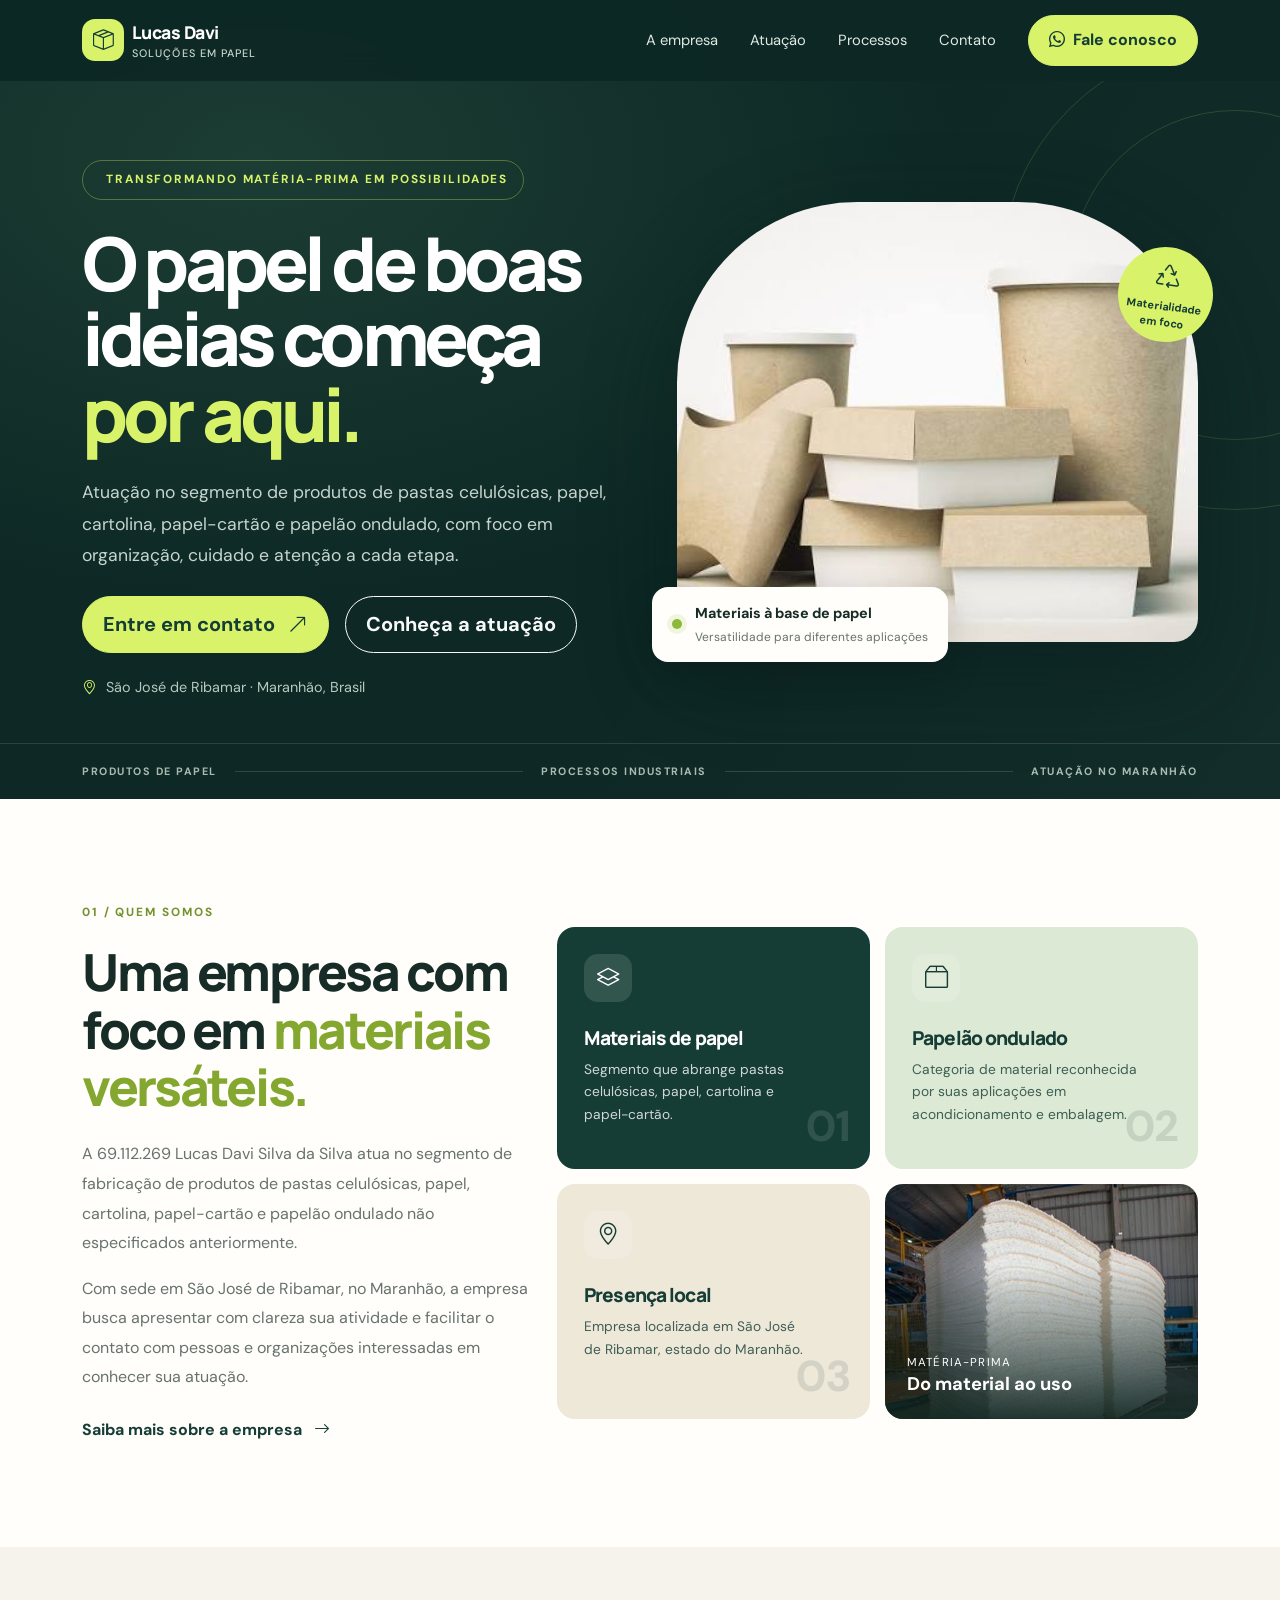
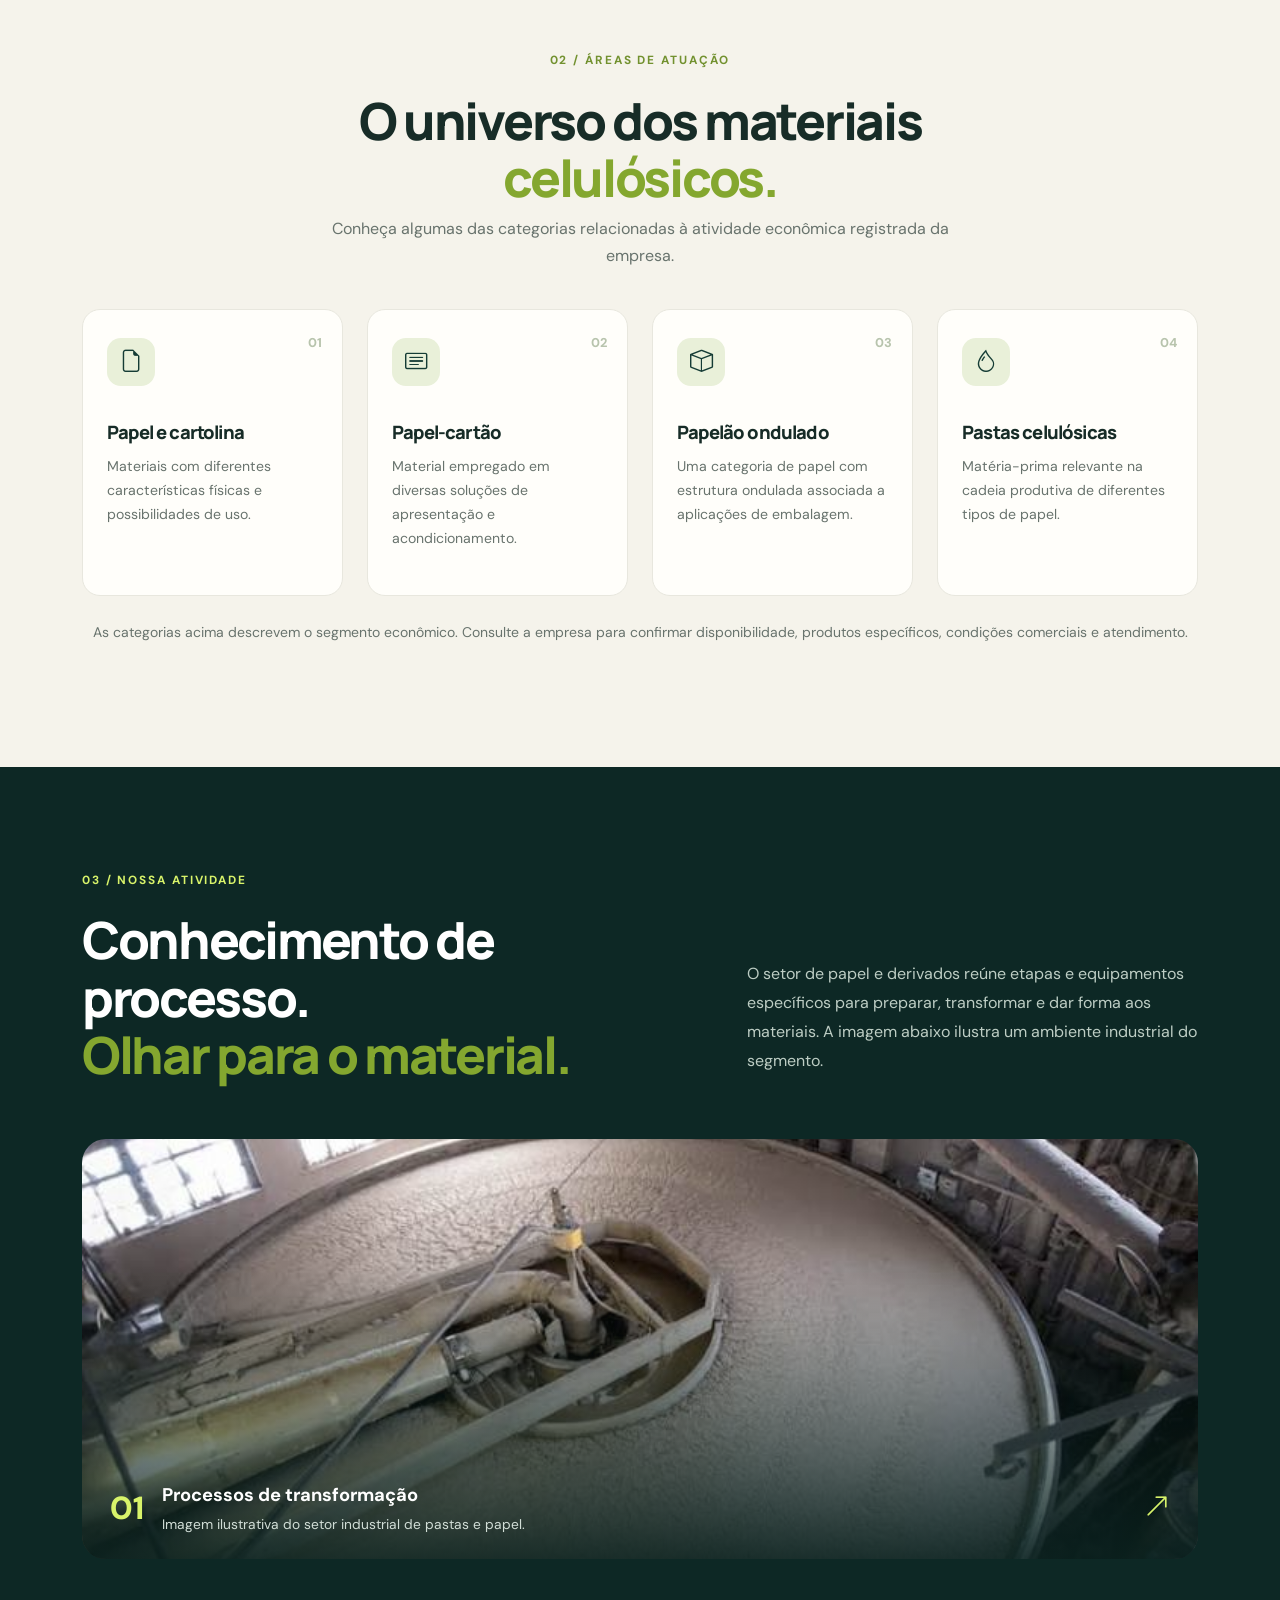
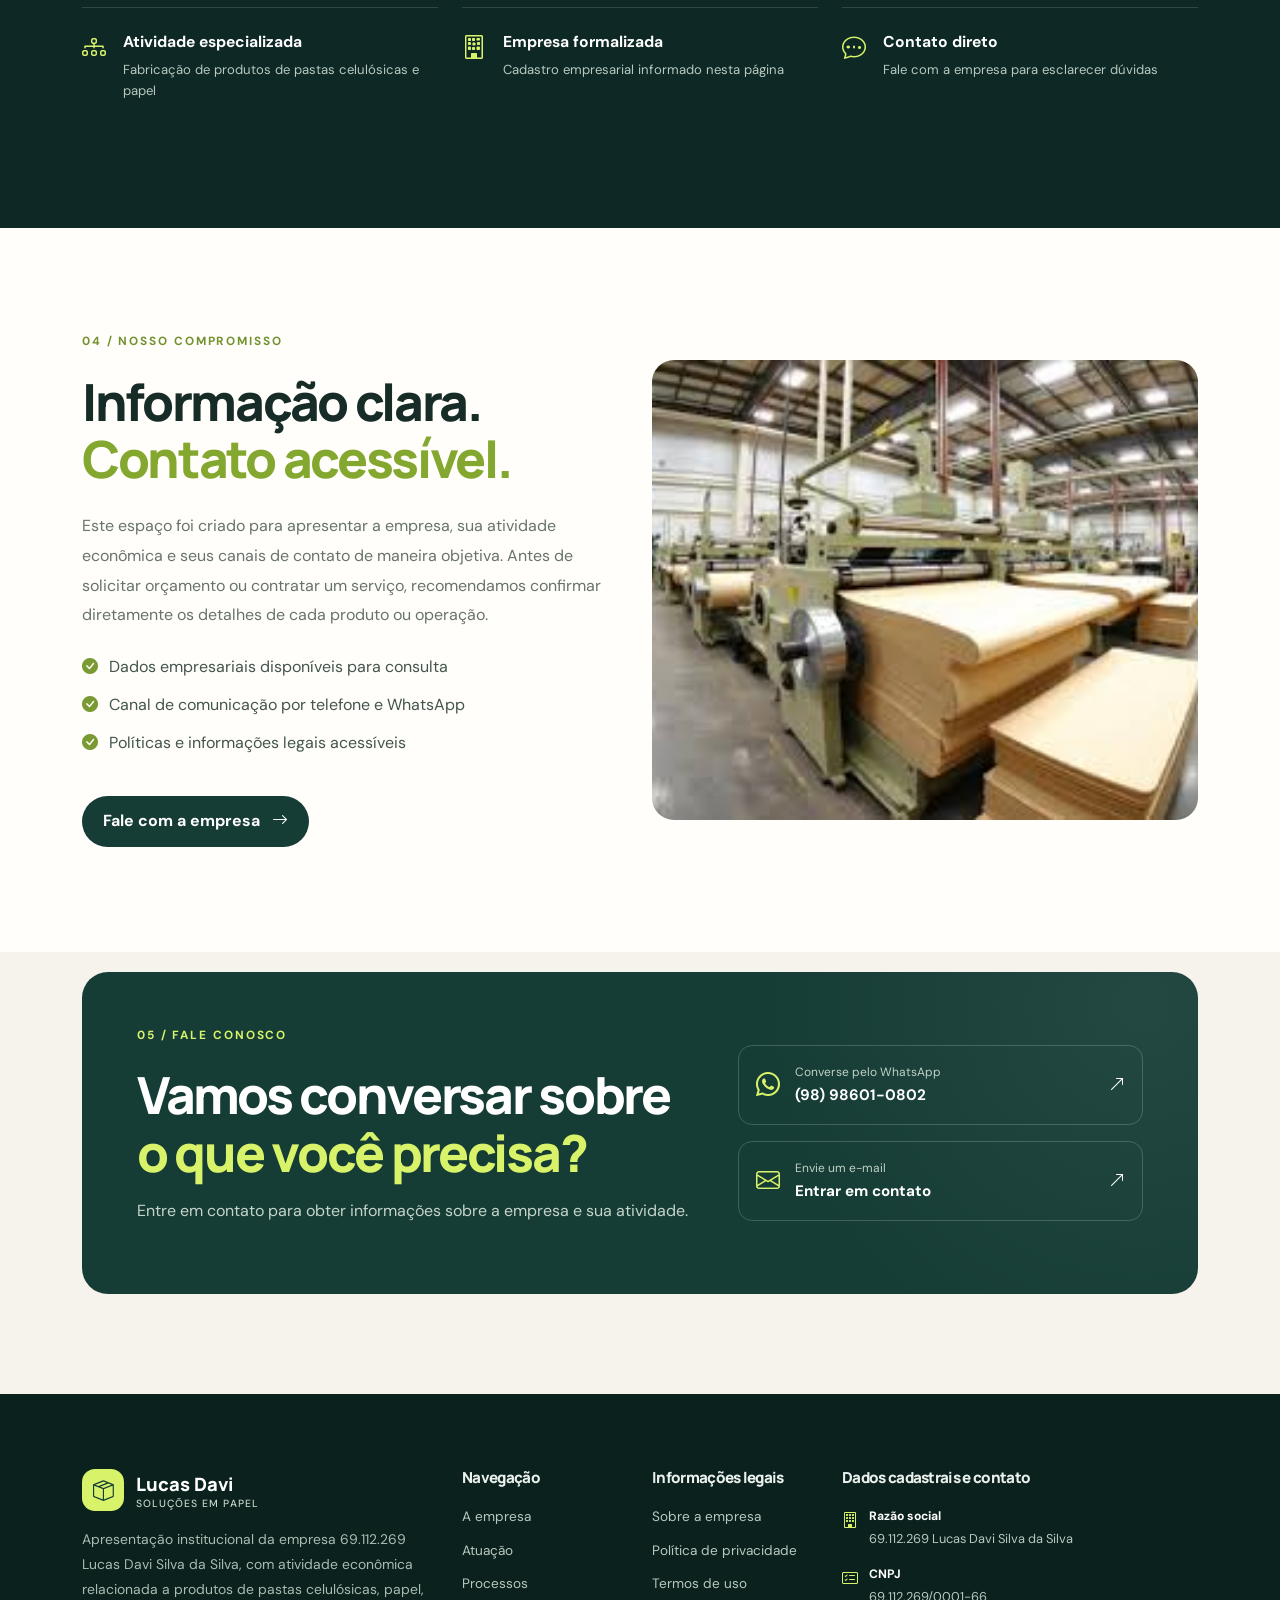
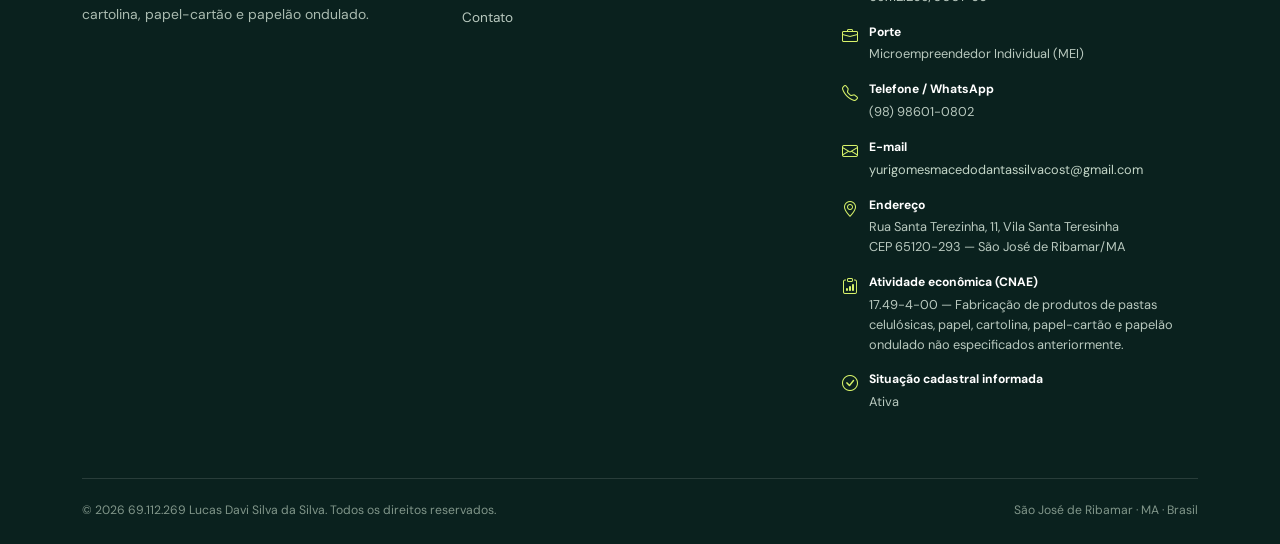
<file: index.html>
<!doctype html>
<html lang="pt-BR">
<head>
  <meta charset="utf-8">
  <meta name="viewport" content="width=device-width, initial-scale=1">
  <meta name="description" content="Conheça a 69.112.269 Lucas Davi Silva da Silva, empresa com atividade de fabricação de produtos de pastas celulósicas, papel, cartolina, papel-cartão e papelão ondulado.">
  <meta name="theme-color" content="#153c35">
  <title>69.112.269 Lucas Davi Silva da Silva | Soluções em papel</title>
  <link href="https://cdn.jsdelivr.net/npm/bootstrap@5.3.3/dist/css/bootstrap.min.css" rel="stylesheet">
  <link href="https://cdn.jsdelivr.net/npm/bootstrap-icons@1.11.3/font/bootstrap-icons.min.css" rel="stylesheet">
  <link href="styles.css" rel="stylesheet">
</head>
<body>
<nav class="navbar navbar-expand-lg navbar-dark fixed-top nav-glass">
  <div class="container">
    <a class="navbar-brand d-flex align-items-center gap-2" href="#inicio"><span class="brand-icon"><i class="bi bi-box-seam"></i></span><span>Lucas Davi <small class="d-block">Soluções em papel</small></span></a>
    <button class="navbar-toggler" type="button" data-bs-toggle="collapse" data-bs-target="#menu" aria-controls="menu" aria-expanded="false" aria-label="Abrir menu"><span class="navbar-toggler-icon"></span></button>
    <div class="collapse navbar-collapse" id="menu">
      <ul class="navbar-nav ms-auto align-items-lg-center gap-lg-3">
        <li class="nav-item"><a class="nav-link" href="#empresa">A empresa</a></li>
        <li class="nav-item"><a class="nav-link" href="#atuacao">Atuação</a></li>
        <li class="nav-item"><a class="nav-link" href="#processo">Processos</a></li>
        <li class="nav-item"><a class="nav-link" href="#contato">Contato</a></li>
        <li class="nav-item"><a class="btn btn-lime ms-lg-2" href="https://wa.me/5598986010802" target="_blank" rel="noopener"><i class="bi bi-whatsapp me-2"></i>Fale conosco</a></li>
      </ul>
    </div>
  </div>
</nav>

<header id="inicio" class="hero">
  <div class="hero-orb orb-one"></div><div class="hero-orb orb-two"></div>
  <div class="container position-relative">
    <div class="row align-items-center gy-5">
      <div class="col-lg-6">
        <span class="eyebrow"><i class="bi bi-leaf me-2"></i>Transformando matéria-prima em possibilidades</span>
        <h1>O papel de boas ideias começa <span>por aqui.</span></h1>
        <p class="hero-copy">Atuação no segmento de produtos de pastas celulósicas, papel, cartolina, papel-cartão e papelão ondulado, com foco em organização, cuidado e atenção a cada etapa.</p>
        <div class="d-flex flex-wrap gap-3 mt-4">
          <a class="btn btn-lime btn-lg" href="#contato">Entre em contato <i class="bi bi-arrow-up-right ms-2"></i></a>
          <a class="btn btn-outline-light btn-lg" href="#atuacao">Conheça a atuação</a>
        </div>
        <div class="hero-note mt-4"><i class="bi bi-geo-alt"></i><span>São José de Ribamar · Maranhão, Brasil</span></div>
      </div>
      <div class="col-lg-6">
        <div class="hero-image-wrap">
          <img src="assets/embalagens-papel.jpg" alt="Embalagens e recipientes de papel em tons naturais" class="hero-image">
          <div class="image-label"><span class="label-dot"></span><div><strong>Materiais à base de papel</strong><small>Versatilidade para diferentes aplicações</small></div></div>
          <div class="floating-stamp"><i class="bi bi-recycle"></i><span>Materialidade<br>em foco</span></div>
        </div>
      </div>
    </div>
  </div>
  <div class="hero-bottom"><div class="container"><span>PRODUTOS DE PAPEL</span><span class="line"></span><span>PROCESSOS INDUSTRIAIS</span><span class="line"></span><span>ATUAÇÃO NO MARANHÃO</span></div></div>
</header>

<main>
<section id="empresa" class="section section-light">
  <div class="container">
    <div class="row align-items-center gy-5">
      <div class="col-lg-5">
        <p class="section-kicker">01 / QUEM SOMOS</p>
        <h2>Uma empresa com foco em <span>materiais versáteis.</span></h2>
        <p class="text-muted mt-4">A 69.112.269 Lucas Davi Silva da Silva atua no segmento de fabricação de produtos de pastas celulósicas, papel, cartolina, papel-cartão e papelão ondulado não especificados anteriormente.</p>
        <p class="text-muted">Com sede em São José de Ribamar, no Maranhão, a empresa busca apresentar com clareza sua atividade e facilitar o contato com pessoas e organizações interessadas em conhecer sua atuação.</p>
        <a href="sobre.html" class="text-link">Saiba mais sobre a empresa <i class="bi bi-arrow-right"></i></a>
      </div>
      <div class="col-lg-7">
        <div class="feature-grid">
          <article class="feature-card feature-dark"><div class="feature-icon"><i class="bi bi-layers"></i></div><h3>Materiais de papel</h3><p>Segmento que abrange pastas celulósicas, papel, cartolina e papel-cartão.</p><span class="feature-number">01</span></article>
          <article class="feature-card feature-green"><div class="feature-icon"><i class="bi bi-box2"></i></div><h3>Papelão ondulado</h3><p>Categoria de material reconhecida por suas aplicações em acondicionamento e embalagem.</p><span class="feature-number">02</span></article>
          <article class="feature-card feature-cream"><div class="feature-icon"><i class="bi bi-geo-alt"></i></div><h3>Presença local</h3><p>Empresa localizada em São José de Ribamar, estado do Maranhão.</p><span class="feature-number">03</span></article>
          <article class="feature-photo"><img src="assets/materia-prima.jpg" alt="Pilhas de material branco usado em processo industrial de papel"><div><span>Matéria-prima</span><strong>Do material ao uso</strong></div></article>
        </div>
      </div>
    </div>
  </div>
</section>

<section id="atuacao" class="section section-cream">
  <div class="container">
    <div class="section-heading text-center mx-auto">
      <p class="section-kicker">02 / ÁREAS DE ATUAÇÃO</p>
      <h2>O universo dos materiais <span>celulósicos.</span></h2>
      <p class="text-muted">Conheça algumas das categorias relacionadas à atividade econômica registrada da empresa.</p>
    </div>
    <div class="row g-4 mt-3">
      <div class="col-md-6 col-lg-3"><article class="category-card"><div class="category-icon"><i class="bi bi-file-earmark"></i></div><h3>Papel e cartolina</h3><p>Materiais com diferentes características físicas e possibilidades de uso.</p><span class="category-index">01</span></article></div>
      <div class="col-md-6 col-lg-3"><article class="category-card"><div class="category-icon"><i class="bi bi-card-text"></i></div><h3>Papel-cartão</h3><p>Material empregado em diversas soluções de apresentação e acondicionamento.</p><span class="category-index">02</span></article></div>
      <div class="col-md-6 col-lg-3"><article class="category-card"><div class="category-icon"><i class="bi bi-box"></i></div><h3>Papelão ondulado</h3><p>Uma categoria de papel com estrutura ondulada associada a aplicações de embalagem.</p><span class="category-index">03</span></article></div>
      <div class="col-md-6 col-lg-3"><article class="category-card"><div class="category-icon"><i class="bi bi-droplet"></i></div><h3>Pastas celulósicas</h3><p>Matéria-prima relevante na cadeia produtiva de diferentes tipos de papel.</p><span class="category-index">04</span></article></div>
    </div>
    <p class="small text-muted text-center mt-4">As categorias acima descrevem o segmento econômico. Consulte a empresa para confirmar disponibilidade, produtos específicos, condições comerciais e atendimento.</p>
  </div>
</section>

<section id="processo" class="section section-dark">
  <div class="container">
    <div class="row align-items-end mb-5 gy-3"><div class="col-lg-7"><p class="section-kicker text-lime">03 / NOSSA ATIVIDADE</p><h2>Conhecimento de processo.<br><span>Olhar para o material.</span></h2></div><div class="col-lg-5"><p class="dark-copy">O setor de papel e derivados reúne etapas e equipamentos específicos para preparar, transformar e dar forma aos materiais. A imagem abaixo ilustra um ambiente industrial do segmento.</p></div></div>
    <div class="process-photo"><img src="assets/processo-industrial.jpg" alt="Tanque circular com material em processo industrial"><div class="process-caption"><span class="caption-number">01</span><div><strong>Processos de transformação</strong><p>Imagem ilustrativa do setor industrial de pastas e papel.</p></div><i class="bi bi-arrow-up-right"></i></div></div>
    <div class="row g-4 mt-4 process-stats">
      <div class="col-md-4"><div class="process-stat"><i class="bi bi-diagram-3"></i><div><strong>Atividade especializada</strong><span>Fabricação de produtos de pastas celulósicas e papel</span></div></div></div>
      <div class="col-md-4"><div class="process-stat"><i class="bi bi-building"></i><div><strong>Empresa formalizada</strong><span>Cadastro empresarial informado nesta página</span></div></div></div>
      <div class="col-md-4"><div class="process-stat"><i class="bi bi-chat-dots"></i><div><strong>Contato direto</strong><span>Fale com a empresa para esclarecer dúvidas</span></div></div></div>
    </div>
  </div>
</section>

<section class="section section-light">
  <div class="container">
    <div class="row align-items-center gy-5">
      <div class="col-lg-6 order-lg-2"><img class="wide-image" src="assets/fabricacao-papel.jpg" alt="Equipamentos em uma fábrica de materiais de papel"></div>
      <div class="col-lg-6 order-lg-1"><p class="section-kicker">04 / NOSSO COMPROMISSO</p><h2>Informação clara.<br><span>Contato acessível.</span></h2><p class="text-muted mt-4">Este espaço foi criado para apresentar a empresa, sua atividade econômica e seus canais de contato de maneira objetiva. Antes de solicitar orçamento ou contratar um serviço, recomendamos confirmar diretamente os detalhes de cada produto ou operação.</p><ul class="check-list"><li><i class="bi bi-check-circle-fill"></i>Dados empresariais disponíveis para consulta</li><li><i class="bi bi-check-circle-fill"></i>Canal de comunicação por telefone e WhatsApp</li><li><i class="bi bi-check-circle-fill"></i>Políticas e informações legais acessíveis</li></ul><a href="#contato" class="btn btn-forest mt-3">Fale com a empresa <i class="bi bi-arrow-right ms-2"></i></a></div>
    </div>
  </div>
</section>

<section id="contato" class="contact-section">
  <div class="container">
    <div class="contact-panel">
      <div class="row gy-4 align-items-center">
        <div class="col-lg-7"><p class="section-kicker text-lime">05 / FALE CONOSCO</p><h2>Vamos conversar sobre<br><span>o que você precisa?</span></h2><p class="contact-copy">Entre em contato para obter informações sobre a empresa e sua atividade.</p></div>
        <div class="col-lg-5 d-flex flex-column gap-3"><a class="contact-action" href="https://wa.me/5598986010802" target="_blank" rel="noopener"><i class="bi bi-whatsapp"></i><span><small>Converse pelo WhatsApp</small><strong>(98) 98601-0802</strong></span><i class="bi bi-arrow-up-right ms-auto"></i></a><a class="contact-action" href="mailto:yurigomesmacedodantassilvacost@gmail.com"><i class="bi bi-envelope"></i><span><small>Envie um e-mail</small><strong>Entrar em contato</strong></span><i class="bi bi-arrow-up-right ms-auto"></i></a></div>
      </div>
    </div>
  </div>
</section>
</main>

<footer class="site-footer">
  <div class="container">
    <div class="row gy-5">
      <div class="col-lg-4"><a class="footer-brand" href="#inicio"><span class="brand-icon"><i class="bi bi-box-seam"></i></span><span>Lucas Davi<small>Soluções em papel</small></span></a><p class="footer-about mt-3">Apresentação institucional da empresa 69.112.269 Lucas Davi Silva da Silva, com atividade econômica relacionada a produtos de pastas celulósicas, papel, cartolina, papel-cartão e papelão ondulado.</p></div>
      <div class="col-6 col-lg-2"><h4>Navegação</h4><a href="#empresa">A empresa</a><a href="#atuacao">Atuação</a><a href="#processo">Processos</a><a href="#contato">Contato</a></div>
      <div class="col-6 col-lg-2"><h4>Informações legais</h4><a href="sobre.html">Sobre a empresa</a><a href="privacidade.html">Política de privacidade</a><a href="termos.html">Termos de uso</a></div>
      <div class="col-lg-4"><h4>Dados cadastrais e contato</h4><ul class="footer-details">
        <li><i class="bi bi-building"></i><span><strong>Razão social</strong>69.112.269 Lucas Davi Silva da Silva</span></li>
        <li><i class="bi bi-card-checklist"></i><span><strong>CNPJ</strong>69.112.269/0001-66</span></li>
        <li><i class="bi bi-briefcase"></i><span><strong>Porte</strong>Microempreendedor Individual (MEI)</span></li>
        <li><i class="bi bi-telephone"></i><span><strong>Telefone / WhatsApp</strong>(98) 98601-0802</span></li>
        <li><i class="bi bi-envelope"></i><span><strong>E-mail</strong><a class="email-link" href="mailto:yurigomesmacedodantassilvacost@gmail.com">yurigomesmacedodantassilvacost@gmail.com</a></span></li>
        <li><i class="bi bi-geo-alt"></i><span><strong>Endereço</strong>Rua Santa Terezinha, 11, Vila Santa Teresinha<br>CEP 65120-293 — São José de Ribamar/MA</span></li>
        <li><i class="bi bi-clipboard-data"></i><span><strong>Atividade econômica (CNAE)</strong>17.49-4-00 — Fabricação de produtos de pastas celulósicas, papel, cartolina, papel-cartão e papelão ondulado não especificados anteriormente.</span></li>
        <li><i class="bi bi-check-circle"></i><span><strong>Situação cadastral informada</strong>Ativa</span></li>
      </ul></div>
    </div>
    <div class="footer-bottom"><span>© <span id="year">2026</span> 69.112.269 Lucas Davi Silva da Silva. Todos os direitos reservados.</span><span>São José de Ribamar · MA · Brasil</span></div>
  </div>
</footer>
<script src="https://cdn.jsdelivr.net/npm/bootstrap@5.3.3/dist/js/bootstrap.bundle.min.js"></script>
<script>document.getElementById('year').textContent = new Date().getFullYear();</script>
</body>
</html>
</file>
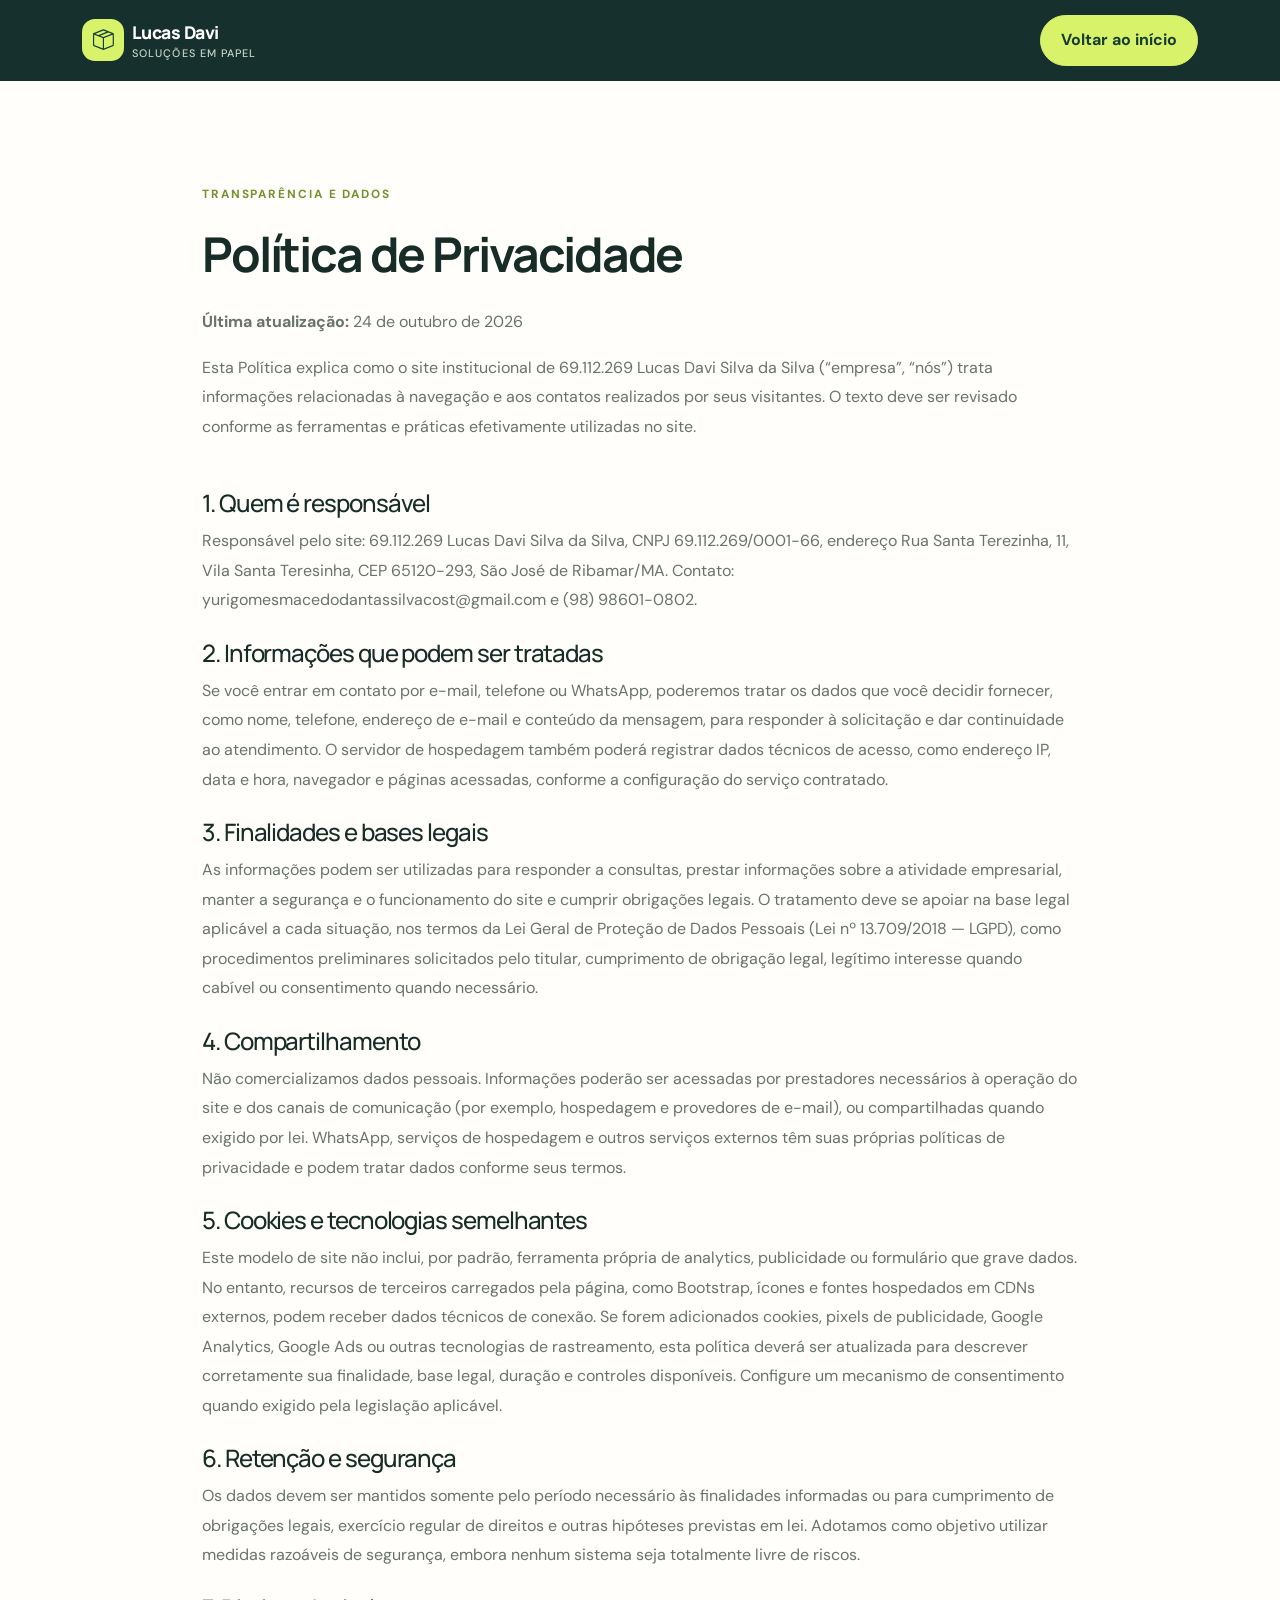
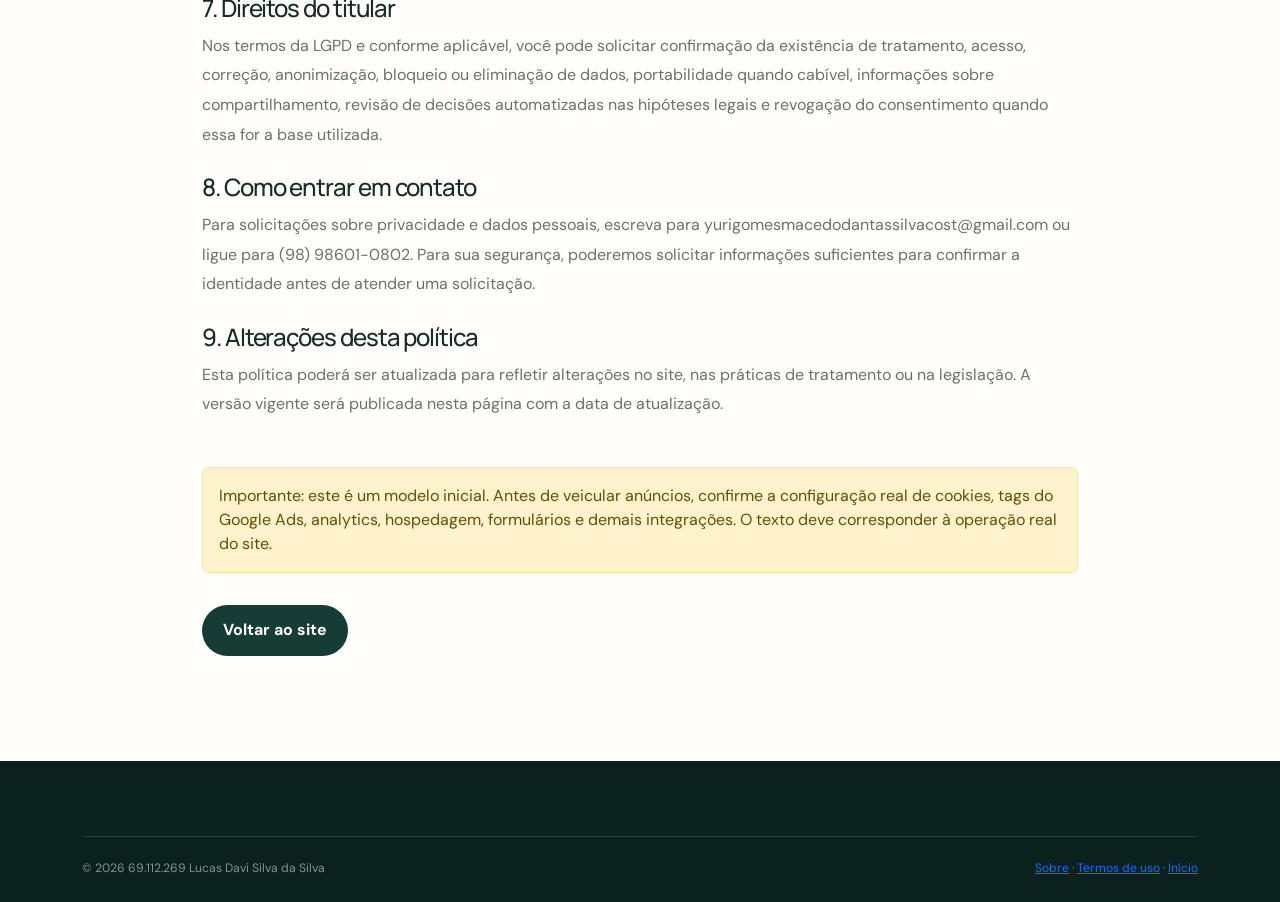
<file: privacidade.html>
<!doctype html>
<html lang="pt-BR"><head><meta charset="utf-8"><meta name="viewport" content="width=device-width, initial-scale=1"><meta name="description" content="Política de privacidade do site 69.112.269 Lucas Davi Silva da Silva."><title>Política de Privacidade | Lucas Davi</title><link href="https://cdn.jsdelivr.net/npm/bootstrap@5.3.3/dist/css/bootstrap.min.css" rel="stylesheet"><link href="https://cdn.jsdelivr.net/npm/bootstrap-icons@1.11.3/font/bootstrap-icons.min.css" rel="stylesheet"><link href="styles.css" rel="stylesheet"></head>
<body><nav class="navbar navbar-dark nav-glass"><div class="container"><a class="navbar-brand d-flex align-items-center gap-2" href="index.html"><span class="brand-icon"><i class="bi bi-box-seam"></i></span><span>Lucas Davi<small>Soluções em papel</small></span></a><a href="index.html" class="btn btn-lime">Voltar ao início</a></div></nav>
<main class="section section-light"><div class="container" style="max-width:900px"><p class="section-kicker">TRANSPARÊNCIA E DADOS</p><h1 class="display-5 fw-bold mb-4">Política de Privacidade</h1><p class="text-muted"><strong>Última atualização:</strong> 24 de outubro de 2026</p><p class="text-muted">Esta Política explica como o site institucional de 69.112.269 Lucas Davi Silva da Silva (“empresa”, “nós”) trata informações relacionadas à navegação e aos contatos realizados por seus visitantes. O texto deve ser revisado conforme as ferramentas e práticas efetivamente utilizadas no site.</p>
<h2 class="h4 mt-5">1. Quem é responsável</h2><p class="text-muted">Responsável pelo site: 69.112.269 Lucas Davi Silva da Silva, CNPJ 69.112.269/0001-66, endereço Rua Santa Terezinha, 11, Vila Santa Teresinha, CEP 65120-293, São José de Ribamar/MA. Contato: yurigomesmacedodantassilvacost@gmail.com e (98) 98601-0802.</p>
<h2 class="h4 mt-4">2. Informações que podem ser tratadas</h2><p class="text-muted">Se você entrar em contato por e-mail, telefone ou WhatsApp, poderemos tratar os dados que você decidir fornecer, como nome, telefone, endereço de e-mail e conteúdo da mensagem, para responder à solicitação e dar continuidade ao atendimento. O servidor de hospedagem também poderá registrar dados técnicos de acesso, como endereço IP, data e hora, navegador e páginas acessadas, conforme a configuração do serviço contratado.</p>
<h2 class="h4 mt-4">3. Finalidades e bases legais</h2><p class="text-muted">As informações podem ser utilizadas para responder a consultas, prestar informações sobre a atividade empresarial, manter a segurança e o funcionamento do site e cumprir obrigações legais. O tratamento deve se apoiar na base legal aplicável a cada situação, nos termos da Lei Geral de Proteção de Dados Pessoais (Lei nº 13.709/2018 — LGPD), como procedimentos preliminares solicitados pelo titular, cumprimento de obrigação legal, legítimo interesse quando cabível ou consentimento quando necessário.</p>
<h2 class="h4 mt-4">4. Compartilhamento</h2><p class="text-muted">Não comercializamos dados pessoais. Informações poderão ser acessadas por prestadores necessários à operação do site e dos canais de comunicação (por exemplo, hospedagem e provedores de e-mail), ou compartilhadas quando exigido por lei. WhatsApp, serviços de hospedagem e outros serviços externos têm suas próprias políticas de privacidade e podem tratar dados conforme seus termos.</p>
<h2 class="h4 mt-4">5. Cookies e tecnologias semelhantes</h2><p class="text-muted">Este modelo de site não inclui, por padrão, ferramenta própria de analytics, publicidade ou formulário que grave dados. No entanto, recursos de terceiros carregados pela página, como Bootstrap, ícones e fontes hospedados em CDNs externos, podem receber dados técnicos de conexão. Se forem adicionados cookies, pixels de publicidade, Google Analytics, Google Ads ou outras tecnologias de rastreamento, esta política deverá ser atualizada para descrever corretamente sua finalidade, base legal, duração e controles disponíveis. Configure um mecanismo de consentimento quando exigido pela legislação aplicável.</p>
<h2 class="h4 mt-4">6. Retenção e segurança</h2><p class="text-muted">Os dados devem ser mantidos somente pelo período necessário às finalidades informadas ou para cumprimento de obrigações legais, exercício regular de direitos e outras hipóteses previstas em lei. Adotamos como objetivo utilizar medidas razoáveis de segurança, embora nenhum sistema seja totalmente livre de riscos.</p>
<h2 class="h4 mt-4">7. Direitos do titular</h2><p class="text-muted">Nos termos da LGPD e conforme aplicável, você pode solicitar confirmação da existência de tratamento, acesso, correção, anonimização, bloqueio ou eliminação de dados, portabilidade quando cabível, informações sobre compartilhamento, revisão de decisões automatizadas nas hipóteses legais e revogação do consentimento quando essa for a base utilizada.</p>
<h2 class="h4 mt-4">8. Como entrar em contato</h2><p class="text-muted">Para solicitações sobre privacidade e dados pessoais, escreva para yurigomesmacedodantassilvacost@gmail.com ou ligue para (98) 98601-0802. Para sua segurança, poderemos solicitar informações suficientes para confirmar a identidade antes de atender uma solicitação.</p>
<h2 class="h4 mt-4">9. Alterações desta política</h2><p class="text-muted">Esta política poderá ser atualizada para refletir alterações no site, nas práticas de tratamento ou na legislação. A versão vigente será publicada nesta página com a data de atualização.</p>
<div class="alert alert-warning mt-5">Importante: este é um modelo inicial. Antes de veicular anúncios, confirme a configuração real de cookies, tags do Google Ads, analytics, hospedagem, formulários e demais integrações. O texto deve corresponder à operação real do site.</div><a class="btn btn-forest mt-3" href="index.html">Voltar ao site</a></div></main>
<footer class="site-footer"><div class="container"><div class="footer-bottom mt-0"><span>© 2026 69.112.269 Lucas Davi Silva da Silva</span><span><a href="sobre.html">Sobre</a> · <a href="termos.html">Termos de uso</a> · <a href="index.html">Início</a></span></div></div></footer></body></html>
</file>
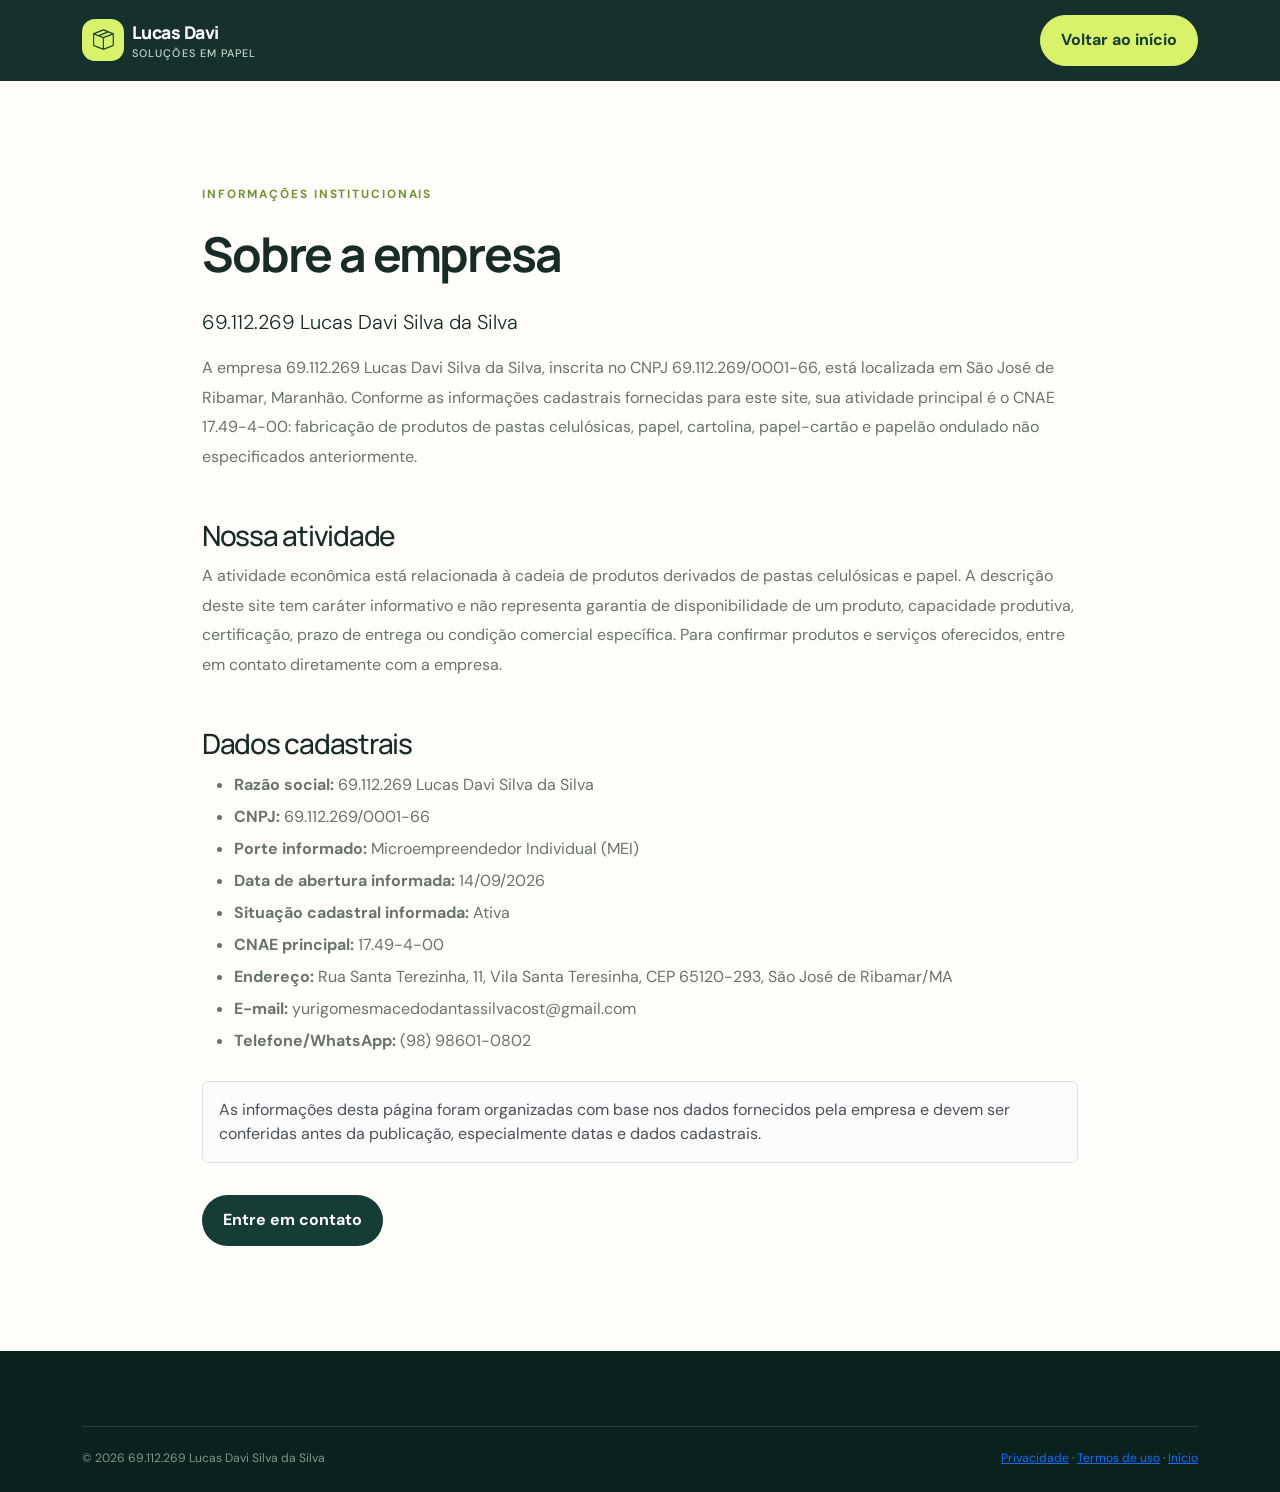
<file: sobre.html>
<!doctype html>
<html lang="pt-BR"><head><meta charset="utf-8"><meta name="viewport" content="width=device-width, initial-scale=1"><meta name="description" content="Informações institucionais sobre 69.112.269 Lucas Davi Silva da Silva."><title>Sobre a empresa | Lucas Davi</title><link href="https://cdn.jsdelivr.net/npm/bootstrap@5.3.3/dist/css/bootstrap.min.css" rel="stylesheet"><link href="https://cdn.jsdelivr.net/npm/bootstrap-icons@1.11.3/font/bootstrap-icons.min.css" rel="stylesheet"><link href="styles.css" rel="stylesheet"></head>
<body><nav class="navbar navbar-dark nav-glass"><div class="container"><a class="navbar-brand d-flex align-items-center gap-2" href="index.html"><span class="brand-icon"><i class="bi bi-box-seam"></i></span><span>Lucas Davi<small>Soluções em papel</small></span></a><a href="index.html" class="btn btn-lime">Voltar ao início</a></div></nav>
<main class="section section-light"><div class="container" style="max-width:900px"><p class="section-kicker">INFORMAÇÕES INSTITUCIONAIS</p><h1 class="display-5 fw-bold mb-4">Sobre a empresa</h1><p class="lead">69.112.269 Lucas Davi Silva da Silva</p><p class="text-muted">A empresa 69.112.269 Lucas Davi Silva da Silva, inscrita no CNPJ 69.112.269/0001-66, está localizada em São José de Ribamar, Maranhão. Conforme as informações cadastrais fornecidas para este site, sua atividade principal é o CNAE 17.49-4-00: fabricação de produtos de pastas celulósicas, papel, cartolina, papel-cartão e papelão ondulado não especificados anteriormente.</p><h2 class="h3 mt-5">Nossa atividade</h2><p class="text-muted">A atividade econômica está relacionada à cadeia de produtos derivados de pastas celulósicas e papel. A descrição deste site tem caráter informativo e não representa garantia de disponibilidade de um produto, capacidade produtiva, certificação, prazo de entrega ou condição comercial específica. Para confirmar produtos e serviços oferecidos, entre em contato diretamente com a empresa.</p><h2 class="h3 mt-5">Dados cadastrais</h2><ul class="text-muted lh-lg"><li><strong>Razão social:</strong> 69.112.269 Lucas Davi Silva da Silva</li><li><strong>CNPJ:</strong> 69.112.269/0001-66</li><li><strong>Porte informado:</strong> Microempreendedor Individual (MEI)</li><li><strong>Data de abertura informada:</strong> 14/09/2026</li><li><strong>Situação cadastral informada:</strong> Ativa</li><li><strong>CNAE principal:</strong> 17.49-4-00</li><li><strong>Endereço:</strong> Rua Santa Terezinha, 11, Vila Santa Teresinha, CEP 65120-293, São José de Ribamar/MA</li><li><strong>E-mail:</strong> yurigomesmacedodantassilvacost@gmail.com</li><li><strong>Telefone/WhatsApp:</strong> (98) 98601-0802</li></ul><div class="alert alert-light border mt-4">As informações desta página foram organizadas com base nos dados fornecidos pela empresa e devem ser conferidas antes da publicação, especialmente datas e dados cadastrais.</div><a class="btn btn-forest mt-3" href="index.html#contato">Entre em contato</a></div></main>
<footer class="site-footer"><div class="container"><div class="footer-bottom mt-0"><span>© 2026 69.112.269 Lucas Davi Silva da Silva</span><span><a href="privacidade.html">Privacidade</a> · <a href="termos.html">Termos de uso</a> · <a href="index.html">Início</a></span></div></div></footer></body></html>
</file>
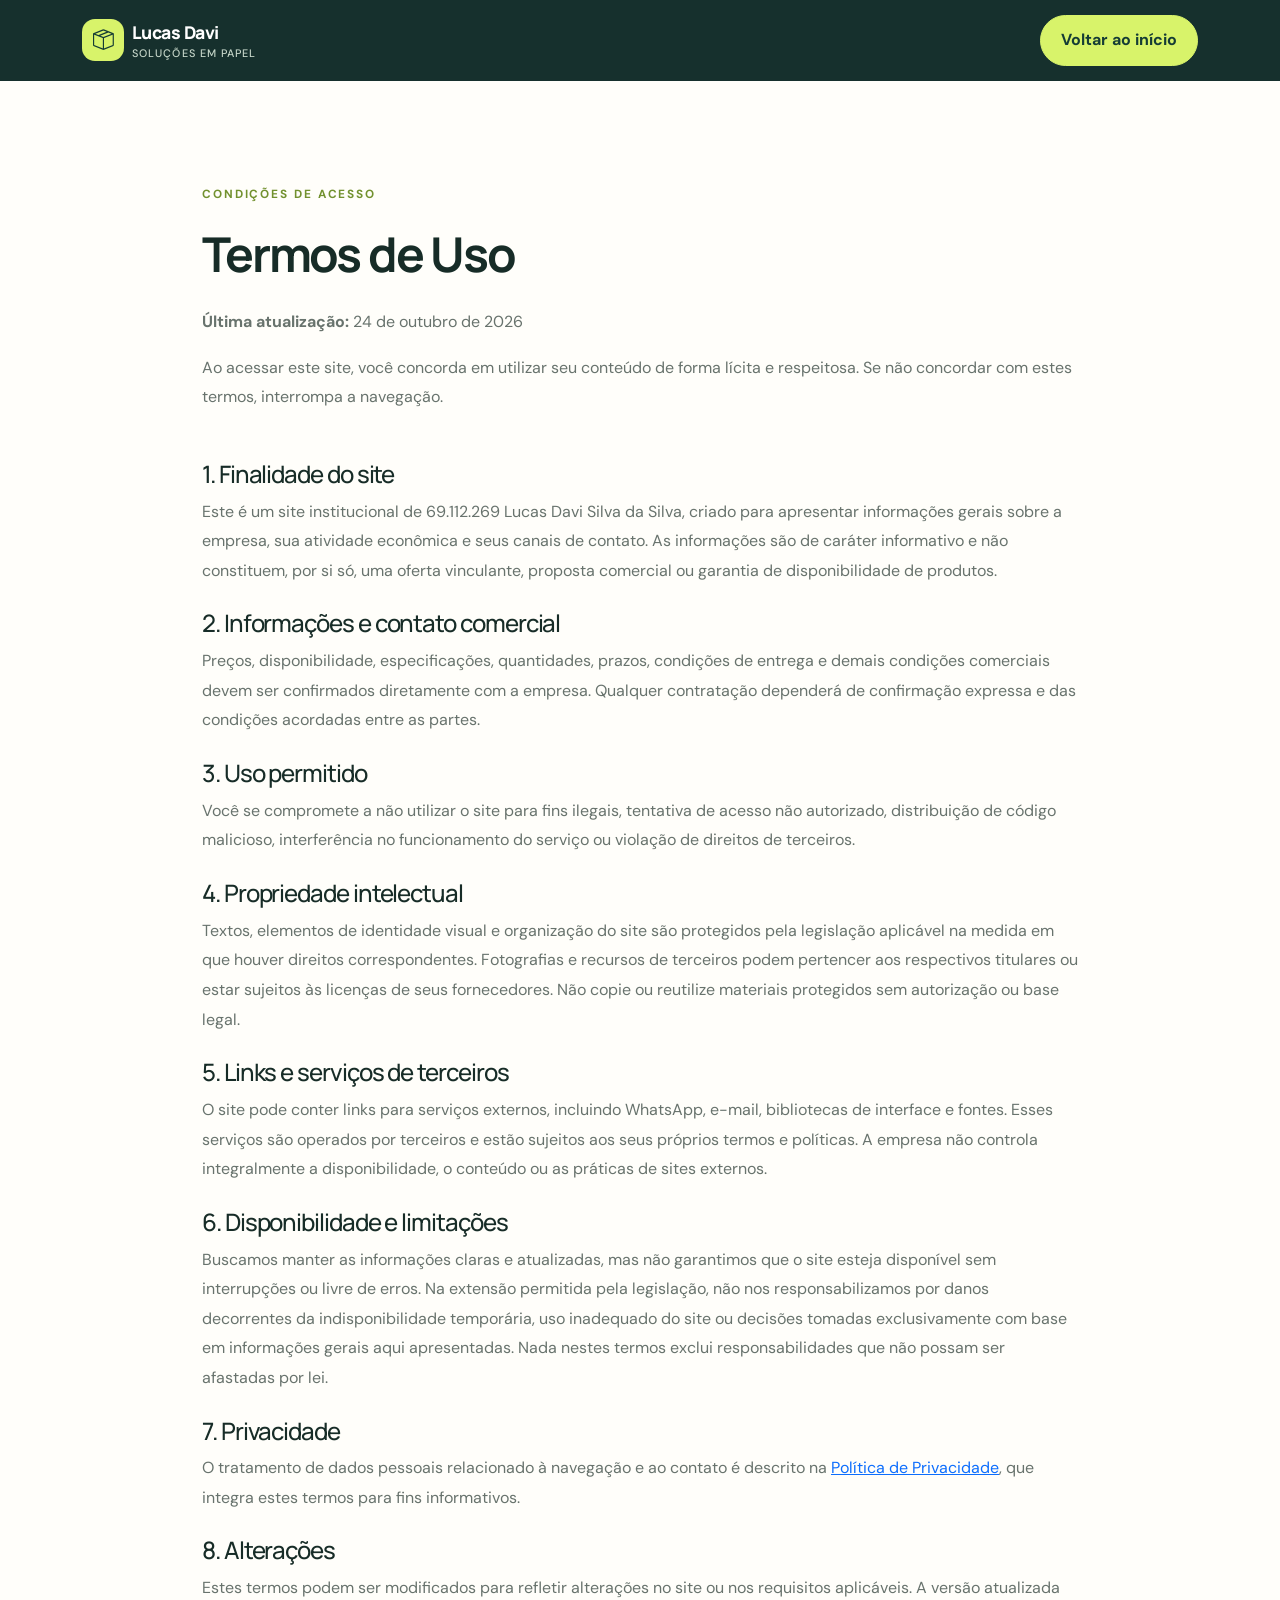
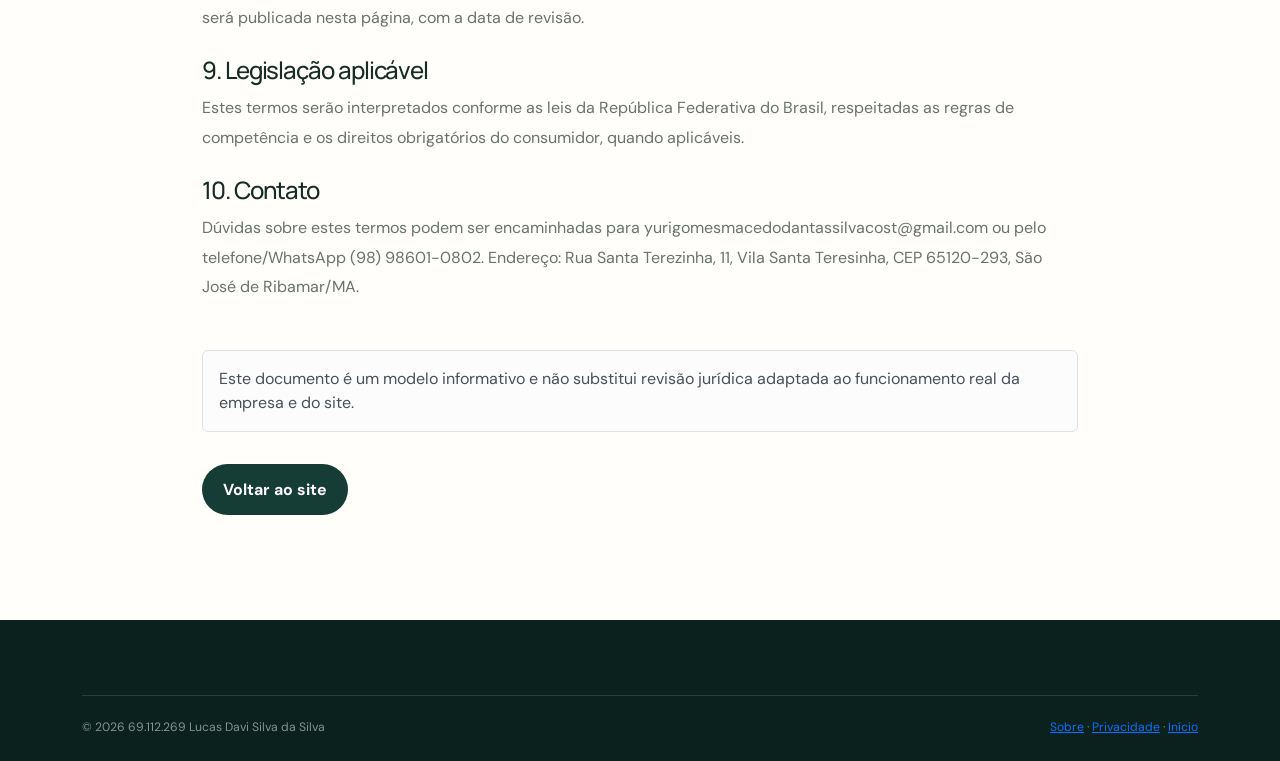
<file: termos.html>
<!doctype html>
<html lang="pt-BR"><head><meta charset="utf-8"><meta name="viewport" content="width=device-width, initial-scale=1"><meta name="description" content="Termos de uso do site 69.112.269 Lucas Davi Silva da Silva."><title>Termos de Uso | Lucas Davi</title><link href="https://cdn.jsdelivr.net/npm/bootstrap@5.3.3/dist/css/bootstrap.min.css" rel="stylesheet"><link href="https://cdn.jsdelivr.net/npm/bootstrap-icons@1.11.3/font/bootstrap-icons.min.css" rel="stylesheet"><link href="styles.css" rel="stylesheet"></head>
<body><nav class="navbar navbar-dark nav-glass"><div class="container"><a class="navbar-brand d-flex align-items-center gap-2" href="index.html"><span class="brand-icon"><i class="bi bi-box-seam"></i></span><span>Lucas Davi<small>Soluções em papel</small></span></a><a href="index.html" class="btn btn-lime">Voltar ao início</a></div></nav>
<main class="section section-light"><div class="container" style="max-width:900px"><p class="section-kicker">CONDIÇÕES DE ACESSO</p><h1 class="display-5 fw-bold mb-4">Termos de Uso</h1><p class="text-muted"><strong>Última atualização:</strong> 24 de outubro de 2026</p><p class="text-muted">Ao acessar este site, você concorda em utilizar seu conteúdo de forma lícita e respeitosa. Se não concordar com estes termos, interrompa a navegação.</p>
<h2 class="h4 mt-5">1. Finalidade do site</h2><p class="text-muted">Este é um site institucional de 69.112.269 Lucas Davi Silva da Silva, criado para apresentar informações gerais sobre a empresa, sua atividade econômica e seus canais de contato. As informações são de caráter informativo e não constituem, por si só, uma oferta vinculante, proposta comercial ou garantia de disponibilidade de produtos.</p>
<h2 class="h4 mt-4">2. Informações e contato comercial</h2><p class="text-muted">Preços, disponibilidade, especificações, quantidades, prazos, condições de entrega e demais condições comerciais devem ser confirmados diretamente com a empresa. Qualquer contratação dependerá de confirmação expressa e das condições acordadas entre as partes.</p>
<h2 class="h4 mt-4">3. Uso permitido</h2><p class="text-muted">Você se compromete a não utilizar o site para fins ilegais, tentativa de acesso não autorizado, distribuição de código malicioso, interferência no funcionamento do serviço ou violação de direitos de terceiros.</p>
<h2 class="h4 mt-4">4. Propriedade intelectual</h2><p class="text-muted">Textos, elementos de identidade visual e organização do site são protegidos pela legislação aplicável na medida em que houver direitos correspondentes. Fotografias e recursos de terceiros podem pertencer aos respectivos titulares ou estar sujeitos às licenças de seus fornecedores. Não copie ou reutilize materiais protegidos sem autorização ou base legal.</p>
<h2 class="h4 mt-4">5. Links e serviços de terceiros</h2><p class="text-muted">O site pode conter links para serviços externos, incluindo WhatsApp, e-mail, bibliotecas de interface e fontes. Esses serviços são operados por terceiros e estão sujeitos aos seus próprios termos e políticas. A empresa não controla integralmente a disponibilidade, o conteúdo ou as práticas de sites externos.</p>
<h2 class="h4 mt-4">6. Disponibilidade e limitações</h2><p class="text-muted">Buscamos manter as informações claras e atualizadas, mas não garantimos que o site esteja disponível sem interrupções ou livre de erros. Na extensão permitida pela legislação, não nos responsabilizamos por danos decorrentes da indisponibilidade temporária, uso inadequado do site ou decisões tomadas exclusivamente com base em informações gerais aqui apresentadas. Nada nestes termos exclui responsabilidades que não possam ser afastadas por lei.</p>
<h2 class="h4 mt-4">7. Privacidade</h2><p class="text-muted">O tratamento de dados pessoais relacionado à navegação e ao contato é descrito na <a href="privacidade.html">Política de Privacidade</a>, que integra estes termos para fins informativos.</p>
<h2 class="h4 mt-4">8. Alterações</h2><p class="text-muted">Estes termos podem ser modificados para refletir alterações no site ou nos requisitos aplicáveis. A versão atualizada será publicada nesta página, com a data de revisão.</p>
<h2 class="h4 mt-4">9. Legislação aplicável</h2><p class="text-muted">Estes termos serão interpretados conforme as leis da República Federativa do Brasil, respeitadas as regras de competência e os direitos obrigatórios do consumidor, quando aplicáveis.</p>
<h2 class="h4 mt-4">10. Contato</h2><p class="text-muted">Dúvidas sobre estes termos podem ser encaminhadas para yurigomesmacedodantassilvacost@gmail.com ou pelo telefone/WhatsApp (98) 98601-0802. Endereço: Rua Santa Terezinha, 11, Vila Santa Teresinha, CEP 65120-293, São José de Ribamar/MA.</p><div class="alert alert-light border mt-5">Este documento é um modelo informativo e não substitui revisão jurídica adaptada ao funcionamento real da empresa e do site.</div><a class="btn btn-forest mt-3" href="index.html">Voltar ao site</a></div></main>
<footer class="site-footer"><div class="container"><div class="footer-bottom mt-0"><span>© 2026 69.112.269 Lucas Davi Silva da Silva</span><span><a href="sobre.html">Sobre</a> · <a href="privacidade.html">Privacidade</a> · <a href="index.html">Início</a></span></div></div></footer></body></html>
</file>
<file: styles.css>
@import url('https://fonts.googleapis.com/css2?family=DM+Sans:wght@400;500;600;700&family=Manrope:wght@400;500;600;700;800&display=swap');
:root{--forest:#153c35;--forest-deep:#0d2825;--green:#285b4d;--lime:#d8f36a;--cream:#f5f3eb;--paper:#fffefa;--ink:#172c27;--muted:#68736d}
*{box-sizing:border-box}html{scroll-behavior:smooth;scroll-padding-top:90px}body{font-family:'DM Sans',sans-serif;color:var(--ink);background:var(--paper)}h1,h2,h3,h4,.navbar-brand{font-family:'Manrope',sans-serif;letter-spacing:-.045em}h2{font-size:clamp(2.1rem,4vw,3.45rem);line-height:1.12;font-weight:800}h2 span,h1 span{color:#84a72f}.section{padding:105px 0}.nav-glass{background:rgba(13,40,37,.96);backdrop-filter:blur(14px);padding:14px 0}.navbar-brand{font-weight:800;font-size:1.1rem;letter-spacing:-.03em}.navbar-brand small,.footer-brand small{font-family:'DM Sans',sans-serif;display:block;font-size:.68rem;letter-spacing:.1em;text-transform:uppercase;color:#c5d5c8;font-weight:500}.brand-icon{width:42px;height:42px;border-radius:13px;display:inline-grid;place-items:center;background:var(--lime);color:var(--forest);font-size:1.3rem}.nav-link{color:#e0e9e2!important;font-size:.92rem}.nav-link:hover{color:var(--lime)!important}.btn{border-radius:999px;font-weight:700;padding:.78rem 1.25rem}.btn-lime{background:var(--lime);border-color:var(--lime);color:var(--forest)}.btn-lime:hover{background:#e6ff91;border-color:#e6ff91;color:var(--forest)}.btn-forest{background:var(--forest);color:white}.btn-forest:hover{background:var(--forest-deep);color:white}.hero{position:relative;overflow:hidden;background:var(--forest-deep);color:#fff;padding:160px 0 0;min-height:760px}.hero:before{content:"";position:absolute;inset:0;background:radial-gradient(ellipse at 20% 20%,rgba(67,116,87,.28),transparent 50%),linear-gradient(120deg,transparent 55%,rgba(255,255,255,.025))}.hero-orb{position:absolute;border:1px solid rgba(216,243,106,.15);border-radius:50%;pointer-events:none}.orb-one{width:470px;height:470px;right:-190px;top:40px}.orb-two{width:330px;height:330px;right:-120px;top:110px}.eyebrow,.section-kicker{font-size:.74rem;letter-spacing:.16em;font-weight:700;text-transform:uppercase}.eyebrow{display:inline-flex;align-items:center;border:1px solid rgba(216,243,106,.32);border-radius:999px;padding:10px 15px;color:var(--lime);margin-bottom:25px}.hero h1{font-size:clamp(3rem,5.8vw,5.1rem);line-height:1.02;letter-spacing:-.065em;font-weight:800;max-width:650px}.hero h1 span{color:var(--lime)}.hero-copy{font-size:1.1rem;line-height:1.8;color:#c6d4ce;max-width:560px;margin-top:25px}.hero-note{display:flex;align-items:center;gap:10px;color:#b8c9bf;font-size:.9rem}.hero-note i{color:var(--lime)}.hero-image-wrap{position:relative;padding:20px 0 35px 25px}.hero-image{width:100%;height:440px;object-fit:cover;border-radius:180px 180px 24px 24px;box-shadow:0 30px 90px #071c1870}.image-label{position:absolute;bottom:15px;left:0;background:#fffefa;color:var(--ink);border-radius:16px;padding:16px 20px;display:flex;align-items:center;gap:13px;box-shadow:0 12px 40px #0002}.image-label strong,.image-label small{display:block}.image-label strong{font-size:.9rem}.image-label small{font-size:.75rem;color:var(--muted);margin-top:3px}.label-dot{width:10px;height:10px;background:#8eb83a;border-radius:50%;box-shadow:0 0 0 5px #8eb83a22}.floating-stamp{position:absolute;top:65px;right:-15px;background:var(--lime);color:var(--forest);width:95px;height:95px;border-radius:50%;display:flex;flex-direction:column;align-items:center;justify-content:center;gap:3px;transform:rotate(8deg);font-size:.68rem;font-weight:700;text-align:center}.floating-stamp i{font-size:1.5rem}.hero-bottom{margin-top:45px;border-top:1px solid #ffffff20;padding:19px 0}.hero-bottom .container{display:flex;align-items:center;justify-content:space-between;gap:18px;font-size:.67rem;letter-spacing:.14em;color:#a9bbb1;font-weight:700}.hero-bottom .line{height:1px;background:#ffffff25;flex:1}.section-light{background:var(--paper)}.section-kicker{color:#72912f;margin-bottom:22px}.section h2{color:var(--ink)}.text-muted{color:var(--muted)!important;line-height:1.85}.text-link{display:inline-flex;gap:12px;align-items:center;color:var(--forest);font-weight:700;text-decoration:none;margin-top:10px}.text-link:hover{color:#72912f}.feature-grid{display:grid;grid-template-columns:1fr 1fr;gap:15px}.feature-card{padding:27px;border-radius:18px;min-height:235px;position:relative;overflow:hidden}.feature-dark{background:var(--forest);color:#fff}.feature-green{background:#dce9d4;color:var(--forest)}.feature-cream{background:#eee8d9;color:var(--forest)}.feature-icon,.category-icon{width:48px;height:48px;border-radius:14px;display:grid;place-items:center;background:#ffffff20;font-size:1.4rem;margin-bottom:25px}.feature-card h3{font-size:1.2rem;font-weight:800}.feature-card p{font-size:.86rem;line-height:1.65;opacity:.8;max-width:230px}.feature-number{position:absolute;right:20px;bottom:10px;font-size:2.7rem;font-weight:800;opacity:.12}.feature-photo{position:relative;min-height:235px;border-radius:18px;overflow:hidden}.feature-photo img{width:100%;height:100%;position:absolute;inset:0;object-fit:cover}.feature-photo:after{content:"";position:absolute;inset:35% 0 0;background:linear-gradient(transparent,#10251fe8)}.feature-photo div{position:absolute;bottom:20px;left:22px;color:white;z-index:1}.feature-photo span,.feature-photo strong{display:block}.feature-photo span{font-size:.72rem;text-transform:uppercase;letter-spacing:.1em}.feature-photo strong{font-size:1.15rem}.section-cream{background:var(--cream)}.section-heading{max-width:650px}.section-heading>p:last-child{line-height:1.7}.category-card{height:100%;position:relative;background:var(--paper);border:1px solid #e8e7de;border-radius:18px;padding:28px 24px;transition:transform .25s,box-shadow .25s;overflow:hidden}.category-card:hover{transform:translateY(-6px);box-shadow:0 18px 40px #173c3510}.category-icon{background:#e9f0d9;color:var(--forest);margin-bottom:35px}.category-card h3{font-size:1.15rem;font-weight:800}.category-card p{color:var(--muted);font-size:.88rem;line-height:1.7;margin-top:12px}.category-index{position:absolute;right:20px;top:23px;color:#b8c4ad;font-weight:800;font-size:.8rem}.section-dark{background:var(--forest-deep);color:white}.section-dark h2{color:white}.text-lime{color:var(--lime)}.dark-copy{color:#bdcdc4;line-height:1.8}.process-photo{position:relative;border-radius:24px;overflow:hidden;height:420px}.process-photo>img{width:100%;height:100%;object-fit:cover;filter:saturate(.75)}.process-photo:after{content:"";position:absolute;inset:30% 0 0;background:linear-gradient(transparent,#0b221fe8)}.process-caption{position:absolute;z-index:1;bottom:25px;left:28px;right:28px;display:flex;align-items:center;gap:18px}.caption-number{font-size:2rem;font-weight:800;color:var(--lime)}.process-caption strong{font-size:1.15rem}.process-caption p{margin:4px 0 0;color:#d2ded7;font-size:.86rem}.process-caption>i{margin-left:auto;font-size:1.6rem;color:var(--lime)}.process-stat{height:100%;display:flex;gap:17px;align-items:flex-start;padding:22px 0;border-top:1px solid #ffffff25}.process-stat>i{font-size:1.5rem;color:var(--lime)}.process-stat strong,.process-stat span{display:block}.process-stat strong{font-size:.98rem}.process-stat span{font-size:.82rem;color:#b8c9bf;line-height:1.6;margin-top:5px}.wide-image{width:100%;height:460px;object-fit:cover;border-radius:22px}.check-list{padding:0;list-style:none;margin:25px 0}.check-list li{display:flex;align-items:center;gap:11px;margin:14px 0;color:#44554d}.check-list i{color:#7a9b34}.contact-section{background:var(--cream);padding:20px 0 100px}.contact-panel{background:var(--forest);color:white;border-radius:26px;padding:55px 55px;background-image:radial-gradient(circle at 95% 10%,#ffffff10,transparent 35%)}.contact-panel h2{color:white}.contact-panel h2 span{color:var(--lime)}.contact-copy{color:#c5d5cb;margin-top:18px}.contact-action{display:flex;align-items:center;gap:15px;padding:17px;border:1px solid #ffffff30;border-radius:14px;color:white;text-decoration:none;transition:background .2s}.contact-action:hover{background:#ffffff12;color:white}.contact-action>i:first-child{font-size:1.5rem;color:var(--lime)}.contact-action small,.contact-action strong{display:block}.contact-action small{color:#c1d1c7;font-size:.75rem}.contact-action strong{font-size:.95rem;margin-top:3px;overflow-wrap:anywhere}.site-footer{background:#0a211e;color:#eaf0eb;padding:75px 0 25px}.footer-brand{display:flex;align-items:center;gap:12px;color:white;text-decoration:none;font:800 1.15rem 'Manrope',sans-serif}.footer-brand small{font-size:.65rem}.footer-about{color:#aabbb0;font-size:.87rem;line-height:1.8;max-width:350px}.site-footer h4{font-size:.95rem;font-weight:800;margin-bottom:20px}.site-footer .col-6>a:not(.footer-brand),.site-footer .col-lg-2>a{display:block;color:#b9c9bf;text-decoration:none;font-size:.85rem;margin:13px 0}.site-footer a:hover{color:var(--lime)}.footer-details{padding:0;list-style:none}.footer-details li{display:flex;gap:11px;margin-bottom:16px;color:#b9c9bf;font-size:.8rem;line-height:1.55;overflow-wrap:anywhere}.footer-details li>i{color:var(--lime);font-size:1rem;margin-top:2px;flex-shrink:0}.footer-details strong{display:block;color:#fff;font-size:.76rem;margin-bottom:3px}.email-link{color:#c4d6c8;text-decoration:none}.footer-bottom{border-top:1px solid #ffffff20;margin-top:50px;padding-top:22px;display:flex;justify-content:space-between;gap:15px;flex-wrap:wrap;color:#81968a;font-size:.76rem}
@media(max-width:991px){.hero{padding-top:130px}.hero-image-wrap{max-width:620px;margin:0 auto}.hero-bottom .container{flex-wrap:wrap;justify-content:center}.hero-bottom .line{display:none}.section{padding:80px 0}.contact-panel{padding:38px 28px}}
@media(max-width:575px){.hero{padding-top:120px}.hero h1{font-size:3rem}.hero-image{height:350px}.hero-image-wrap{padding-left:10px}.floating-stamp{right:0;width:78px;height:78px}.image-label{left:0;padding:12px}.image-label small{max-width:190px}.feature-grid{gap:10px}.feature-card{padding:19px;min-height:220px}.feature-card p{font-size:.8rem}.feature-photo{min-height:220px}.section{padding:68px 0}.process-photo{height:320px}.process-caption{left:18px;right:18px;bottom:18px;gap:10px}.process-caption strong{font-size:.95rem}.wide-image{height:320px}.contact-panel{padding:30px 20px}.footer-bottom{margin-top:35px}.hero-bottom{margin-top:25px}}
</file>
